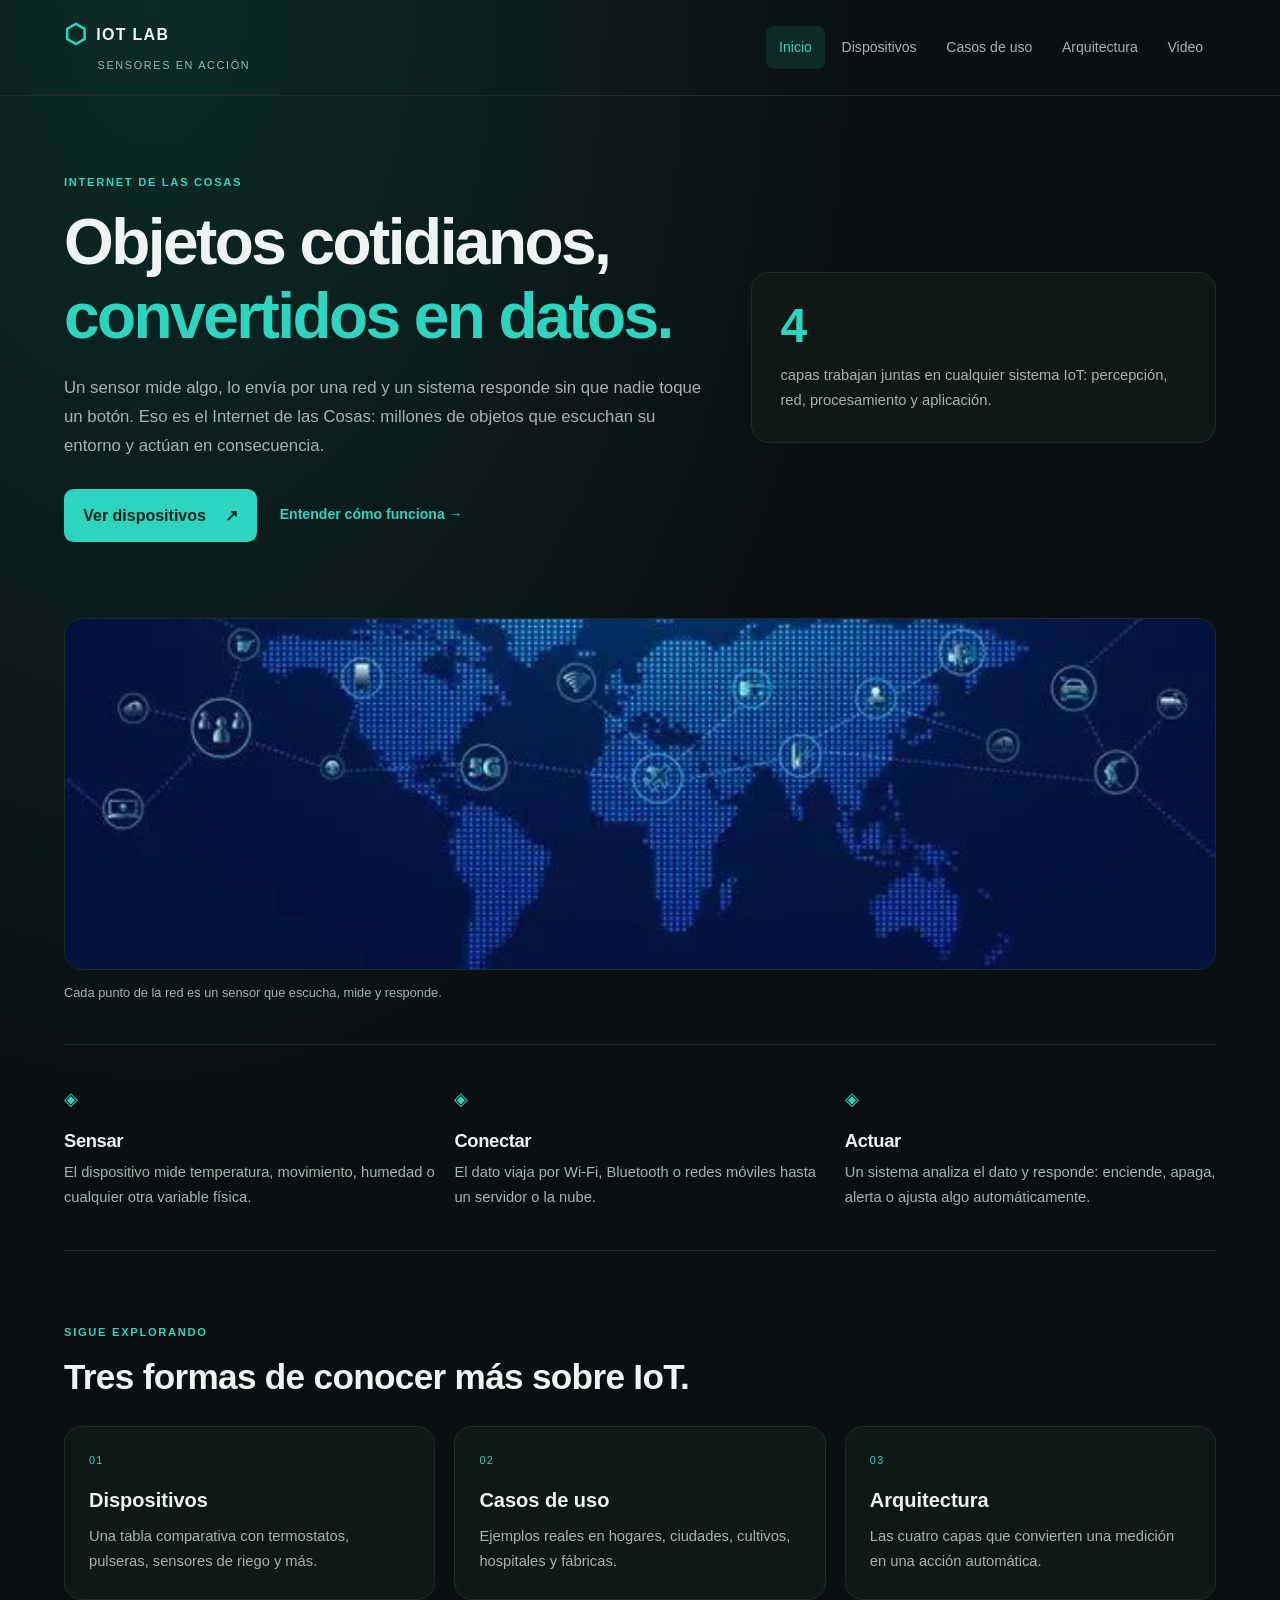
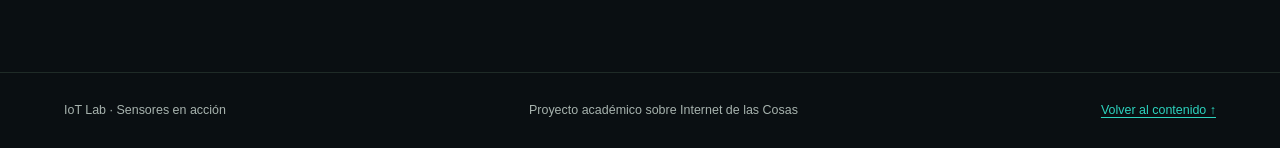
<file: index.html>
<!DOCTYPE html>
<html lang="es">
<head>
    <meta charset="UTF-8">
    <meta name="viewport" content="width=device-width, initial-scale=1.0">
    <meta name="description" content="IoT Lab: qué es el Internet de las Cosas, cómo funciona un sistema IoT y dónde se aplica hoy.">
    <title>Inicio | IoT Lab</title>
    <link rel="stylesheet" href="css/estilos.css">
</head>
<body>
    <a class="enlace-salto" href="#contenido">Saltar al contenido</a>
    <header class="cabecera">
        <div class="contenedor diseno-cabecera">
            <a class="marca" href="index.html"><span class="marca-icono" aria-hidden="true">⬡</span> IOT LAB<span class="marca-subtitulo">Sensores en acción</span></a>
            <nav aria-label="Navegación principal">
                <ul class="menu">
                    <li><a href="index.html" class="activo" aria-current="page">Inicio</a></li>
                    <li><a href="dispositivos.html">Dispositivos</a></li>
                    <li><a href="casos-de-uso.html">Casos de uso</a></li>
                    <li><a href="arquitectura.html">Arquitectura</a></li>
                    <li><a href="video.html">Video</a></li>
                </ul>
            </nav>
        </div>
    </header>
    <main id="contenido" class="contenedor" tabindex="-1">
        <!-- Un solo h1 identifica el tema principal de cada página. -->
        <section class="portada" aria-labelledby="portada-titulo">
            <div class="portada-texto">
                <p class="etiqueta">INTERNET DE LAS COSAS</p>
                <h1 id="portada-titulo">Objetos cotidianos,<br><span>convertidos en datos.</span></h1>
                <p class="intro">Un sensor mide algo, lo envía por una red y un sistema responde sin que nadie toque un botón. Eso es el Internet de las Cosas: millones de objetos que escuchan su entorno y actúan en consecuencia.</p>
                <div class="acciones"><a class="boton" href="dispositivos.html">Ver dispositivos <span aria-hidden="true">↗</span></a><a class="enlace-sutil" href="arquitectura.html">Entender cómo funciona →</a></div>
            </div>
            <aside class="portada-dato" aria-label="Dato destacado">
                <p class="dato-numero">4</p>
                <p class="dato-texto">capas trabajan juntas en cualquier sistema IoT: percepción, red, procesamiento y aplicación.</p>
            </aside>
        </section>

        <figure class="portada-imagen">
            <img src="IMG/red-iot.jpg" width="1200" height="500" alt="Red de sensores y dispositivos conectados entre sí mediante líneas de datos" loading="lazy">
            <figcaption>Cada punto de la red es un sensor que escucha, mide y responde.</figcaption>
        </figure>

        <section class="franja-ideas" aria-label="Ideas clave sobre IoT">
            <article class="idea"><span class="idea-icono" aria-hidden="true">◈</span><h2>Sensar</h2><p>El dispositivo mide temperatura, movimiento, humedad o cualquier otra variable física.</p></article>
            <article class="idea"><span class="idea-icono" aria-hidden="true">◈</span><h2>Conectar</h2><p>El dato viaja por Wi-Fi, Bluetooth o redes móviles hasta un servidor o la nube.</p></article>
            <article class="idea"><span class="idea-icono" aria-hidden="true">◈</span><h2>Actuar</h2><p>Un sistema analiza el dato y responde: enciende, apaga, alerta o ajusta algo automáticamente.</p></article>
        </section>

        <section class="seccion" aria-labelledby="explora-titulo">
            <div class="seccion-cabecera"><p class="etiqueta">SIGUE EXPLORANDO</p><h2 id="explora-titulo">Tres formas de conocer más sobre IoT.</h2></div>
            <div class="enlaces-explora">
                <a class="explora-ficha" href="dispositivos.html"><span class="ficha-numero">01</span><h3>Dispositivos</h3><p>Una tabla comparativa con termostatos, pulseras, sensores de riego y más.</p></a>
                <a class="explora-ficha" href="casos-de-uso.html"><span class="ficha-numero">02</span><h3>Casos de uso</h3><p>Ejemplos reales en hogares, ciudades, cultivos, hospitales y fábricas.</p></a>
                <a class="explora-ficha" href="arquitectura.html"><span class="ficha-numero">03</span><h3>Arquitectura</h3><p>Las cuatro capas que convierten una medición en una acción automática.</p></a>
            </div>
        </section>
    </main>
    <footer class="pie">
        <div class="contenedor diseno-pie"><p>IoT Lab · Sensores en acción</p><p>Proyecto académico sobre Internet de las Cosas</p><a href="#contenido">Volver al contenido ↑</a></div>
    </footer>
</body>
</html>
</file>
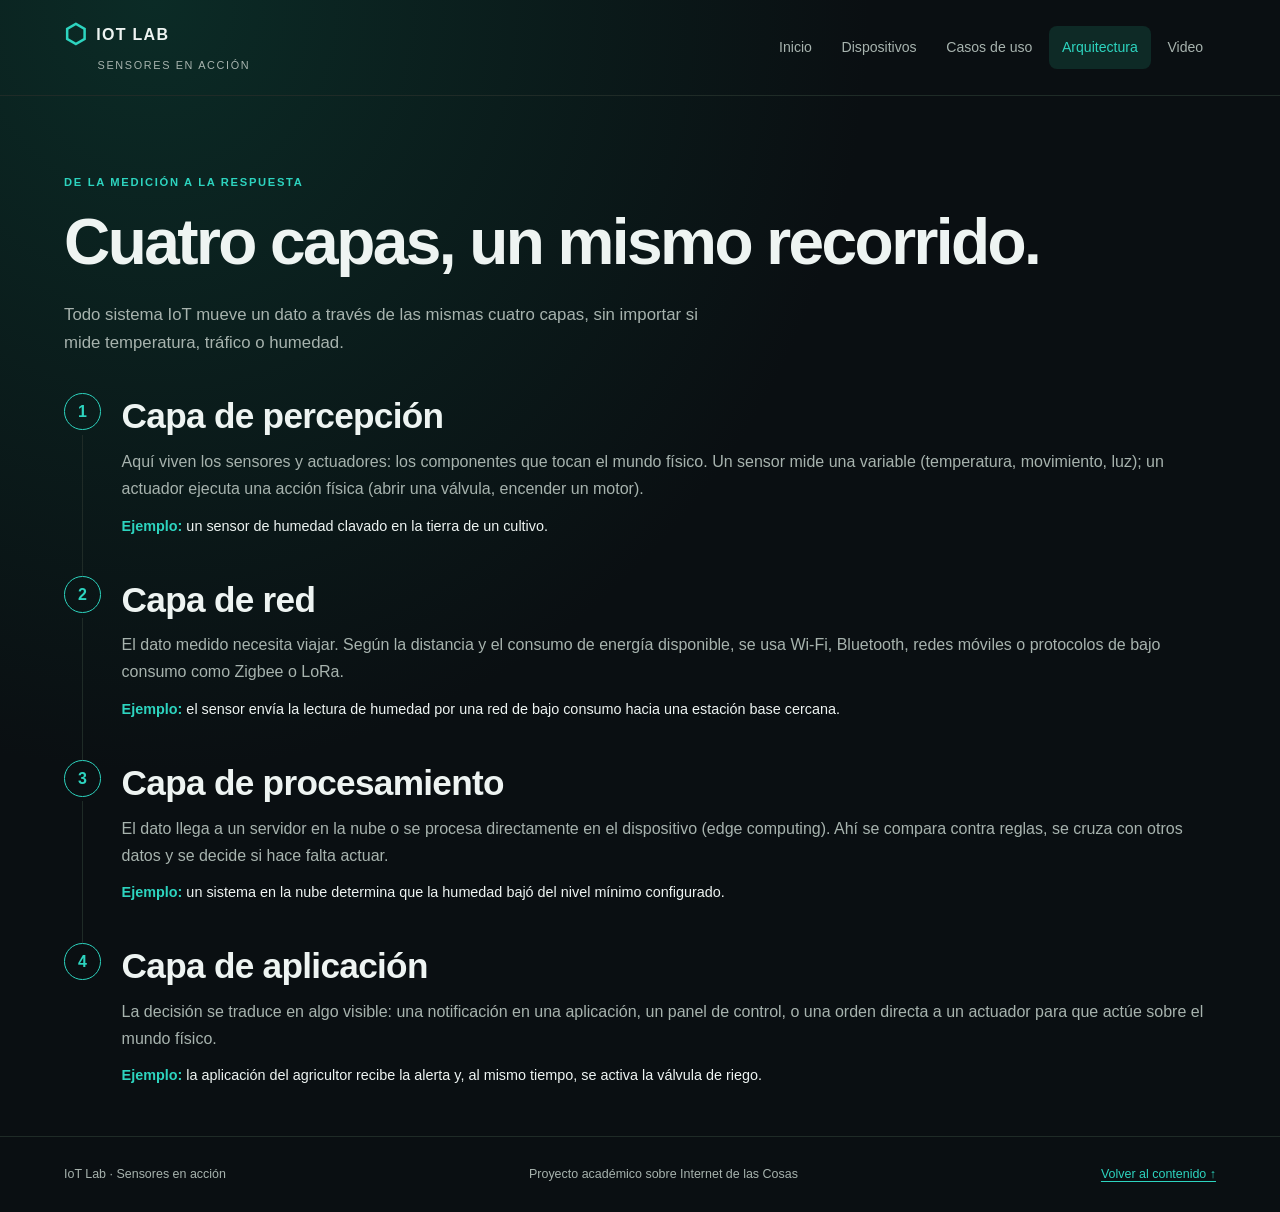
<file: arquitectura.html>
<!DOCTYPE html>
<html lang="es">
<head>
    <meta charset="UTF-8">
    <meta name="viewport" content="width=device-width, initial-scale=1.0">
    <meta name="description" content="Las cuatro capas de un sistema IoT: percepción, red, procesamiento y aplicación, con un ejemplo de cada una.">
    <title>Arquitectura | IoT Lab</title>
    <link rel="stylesheet" href="css/estilos.css">
</head>
<body>
    <a class="enlace-salto" href="#contenido">Saltar al contenido</a>
    <header class="cabecera">
        <div class="contenedor diseno-cabecera">
            <a class="marca" href="index.html"><span class="marca-icono" aria-hidden="true">⬡</span> IOT LAB<span class="marca-subtitulo">Sensores en acción</span></a>
            <nav aria-label="Navegación principal">
                <ul class="menu">
                    <li><a href="index.html">Inicio</a></li>
                    <li><a href="dispositivos.html">Dispositivos</a></li>
                    <li><a href="casos-de-uso.html">Casos de uso</a></li>
                    <li><a href="arquitectura.html" class="activo" aria-current="page">Arquitectura</a></li>
                    <li><a href="video.html">Video</a></li>
                </ul>
            </nav>
        </div>
    </header>
    <main id="contenido" class="contenedor" tabindex="-1">
        <section class="intro-pagina" aria-labelledby="arq-titulo"><p class="etiqueta">DE LA MEDICIÓN A LA RESPUESTA</p><h1 id="arq-titulo">Cuatro capas, un mismo recorrido.</h1><p class="intro">Todo sistema IoT mueve un dato a través de las mismas cuatro capas, sin importar si mide temperatura, tráfico o humedad.</p></section>

        <!-- Cada capa se numera y se conecta visualmente con la siguiente. -->
        <ol class="capas">
            <li class="capa">
                <div class="capa-marcador" aria-hidden="true">1</div>
                <div class="capa-cuerpo">
                    <h2>Capa de percepción</h2>
                    <p>Aquí viven los sensores y actuadores: los componentes que tocan el mundo físico. Un sensor mide una variable (temperatura, movimiento, luz); un actuador ejecuta una acción física (abrir una válvula, encender un motor).</p>
                    <p class="capa-ejemplo"><strong>Ejemplo:</strong> un sensor de humedad clavado en la tierra de un cultivo.</p>
                </div>
            </li>
            <li class="capa">
                <div class="capa-marcador" aria-hidden="true">2</div>
                <div class="capa-cuerpo">
                    <h2>Capa de red</h2>
                    <p>El dato medido necesita viajar. Según la distancia y el consumo de energía disponible, se usa Wi-Fi, Bluetooth, redes móviles o protocolos de bajo consumo como Zigbee o LoRa.</p>
                    <p class="capa-ejemplo"><strong>Ejemplo:</strong> el sensor envía la lectura de humedad por una red de bajo consumo hacia una estación base cercana.</p>
                </div>
            </li>
            <li class="capa">
                <div class="capa-marcador" aria-hidden="true">3</div>
                <div class="capa-cuerpo">
                    <h2>Capa de procesamiento</h2>
                    <p>El dato llega a un servidor en la nube o se procesa directamente en el dispositivo (edge computing). Ahí se compara contra reglas, se cruza con otros datos y se decide si hace falta actuar.</p>
                    <p class="capa-ejemplo"><strong>Ejemplo:</strong> un sistema en la nube determina que la humedad bajó del nivel mínimo configurado.</p>
                </div>
            </li>
            <li class="capa">
                <div class="capa-marcador" aria-hidden="true">4</div>
                <div class="capa-cuerpo">
                    <h2>Capa de aplicación</h2>
                    <p>La decisión se traduce en algo visible: una notificación en una aplicación, un panel de control, o una orden directa a un actuador para que actúe sobre el mundo físico.</p>
                    <p class="capa-ejemplo"><strong>Ejemplo:</strong> la aplicación del agricultor recibe la alerta y, al mismo tiempo, se activa la válvula de riego.</p>
                </div>
            </li>
        </ol>
    </main>
    <footer class="pie">
        <div class="contenedor diseno-pie"><p>IoT Lab · Sensores en acción</p><p>Proyecto académico sobre Internet de las Cosas</p><a href="#contenido">Volver al contenido ↑</a></div>
    </footer>
</body>
</html>
</file>
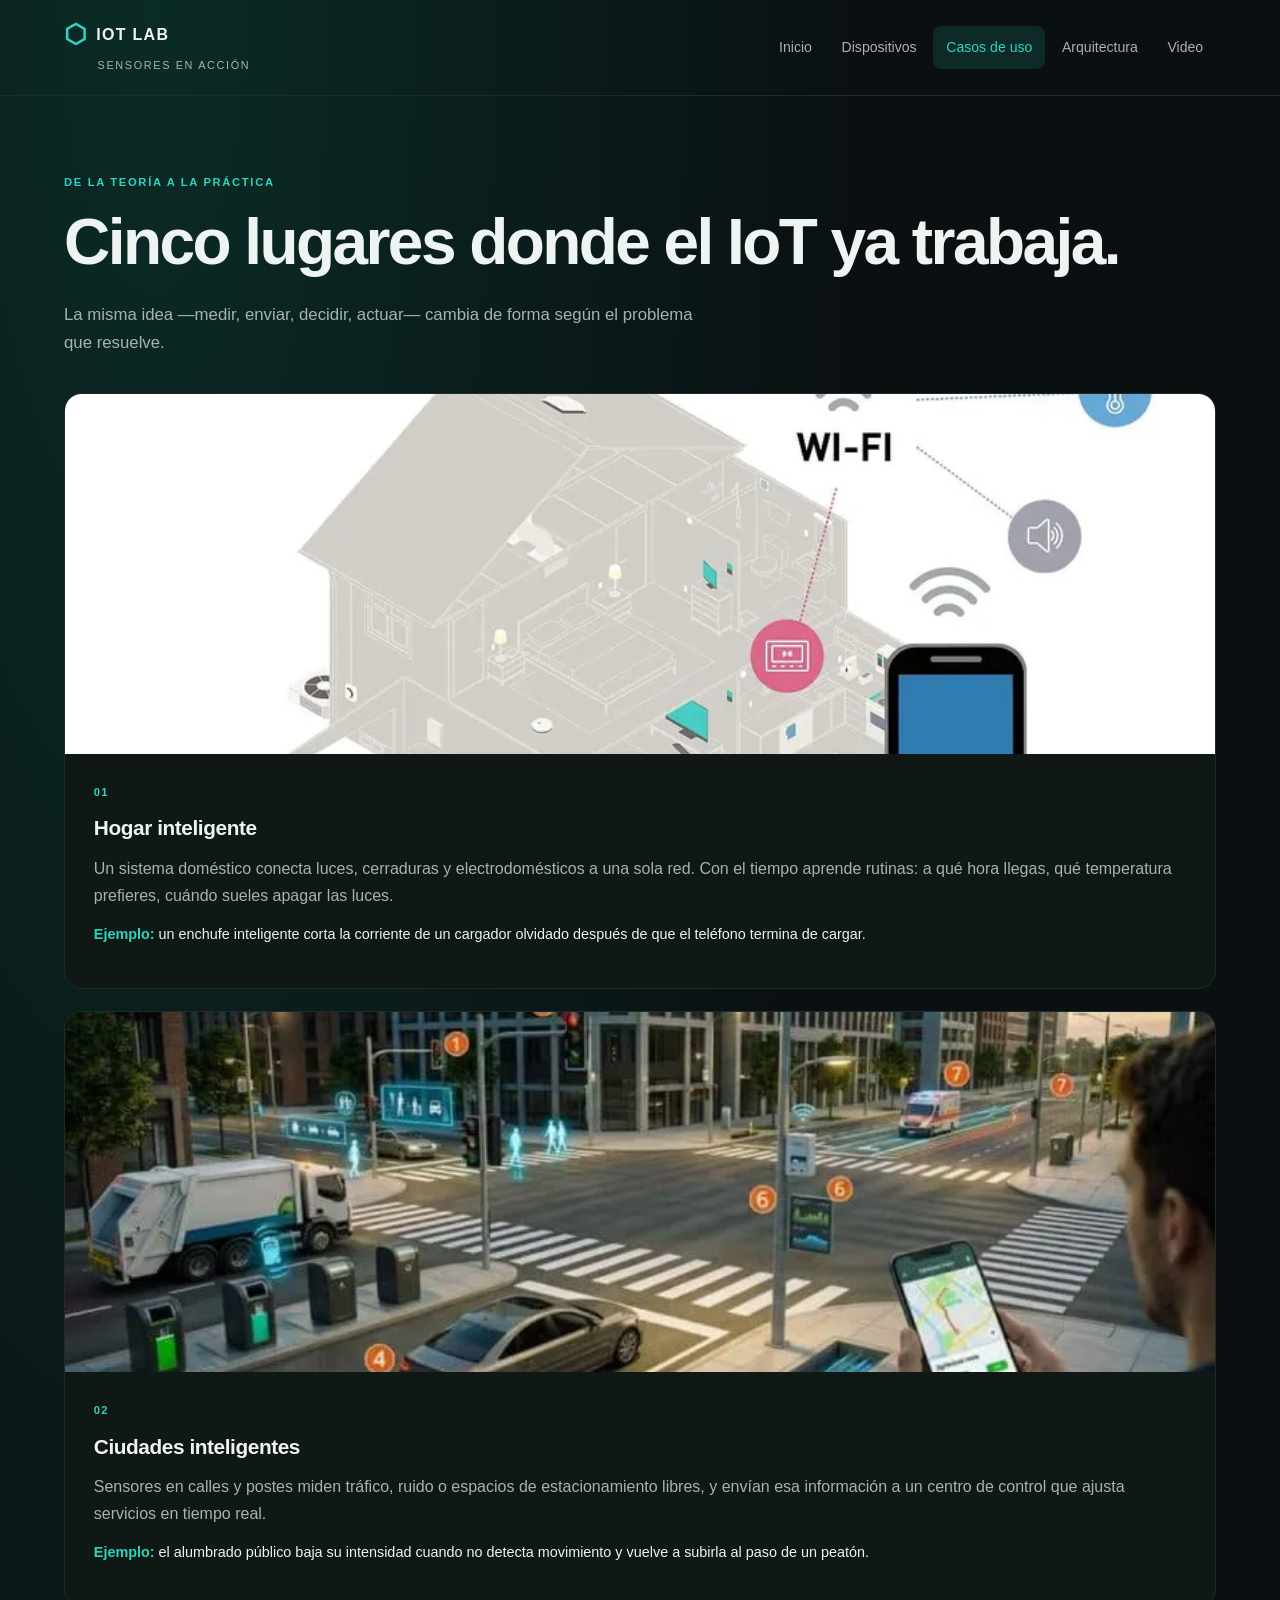
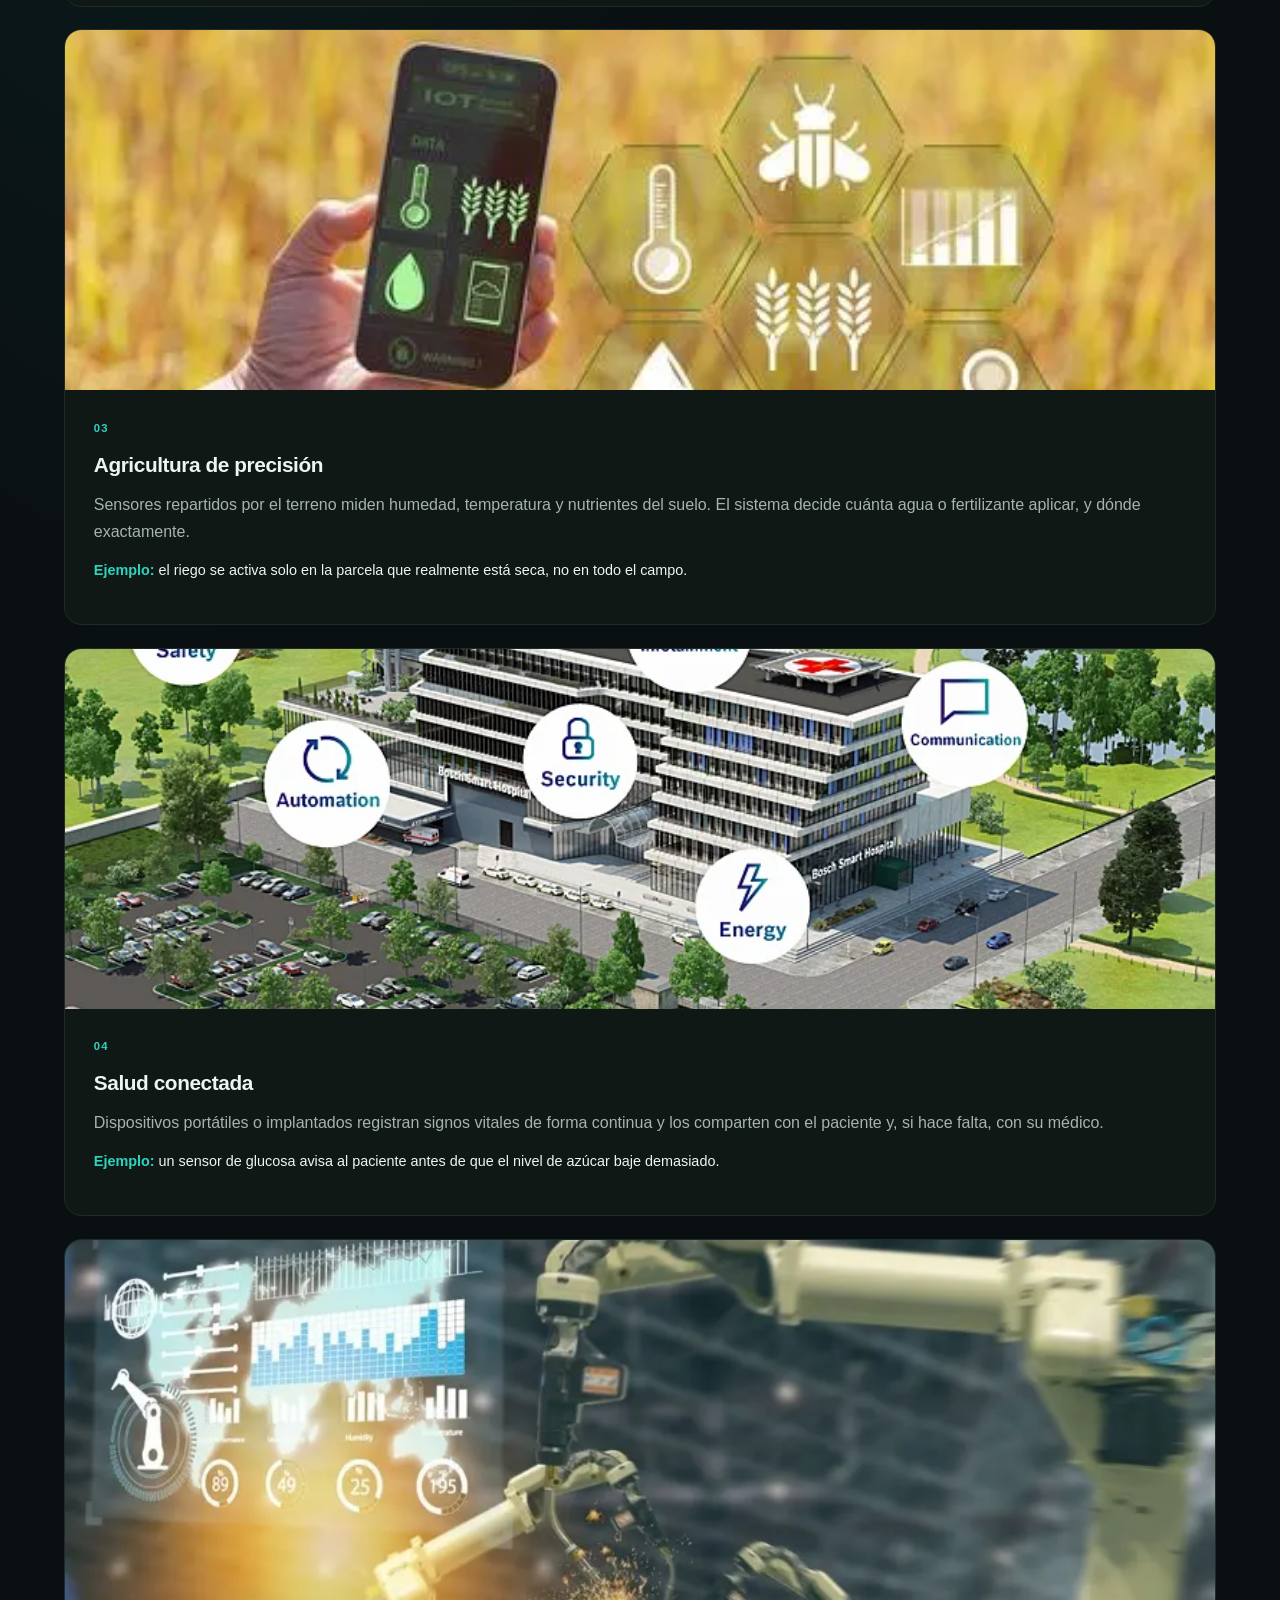
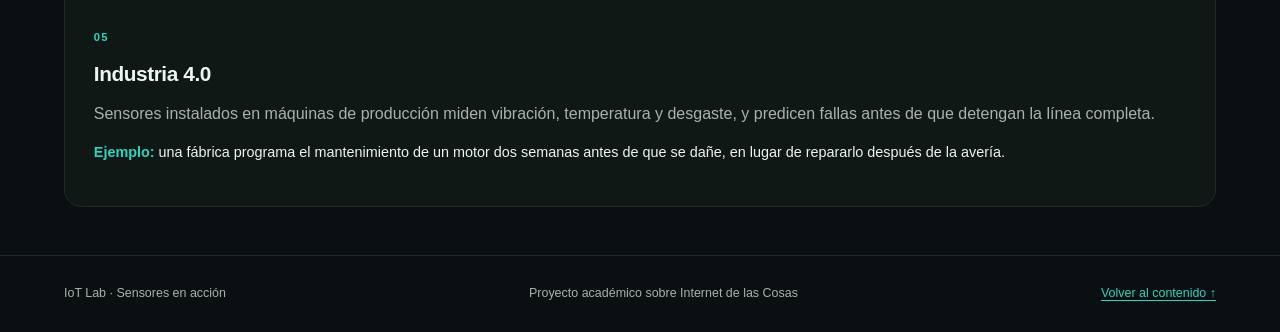
<file: casos-de-uso.html>
<!DOCTYPE html>
<html lang="es">
<head>
    <meta charset="UTF-8">
    <meta name="viewport" content="width=device-width, initial-scale=1.0">
    <meta name="description" content="Casos de uso reales del Internet de las Cosas en hogares, ciudades, agricultura, salud e industria.">
    <title>Casos de uso | IoT Lab</title>
    <link rel="stylesheet" href="css/estilos.css">
</head>
<body>
    <a class="enlace-salto" href="#contenido">Saltar al contenido</a>
    <header class="cabecera">
        <div class="contenedor diseno-cabecera">
            <a class="marca" href="index.html"><span class="marca-icono" aria-hidden="true">⬡</span> IOT LAB<span class="marca-subtitulo">Sensores en acción</span></a>
            <nav aria-label="Navegación principal">
                <ul class="menu">
                    <li><a href="index.html">Inicio</a></li>
                    <li><a href="dispositivos.html">Dispositivos</a></li>
                    <li><a href="casos-de-uso.html" class="activo" aria-current="page">Casos de uso</a></li>
                    <li><a href="arquitectura.html">Arquitectura</a></li>
                    <li><a href="video.html">Video</a></li>
                </ul>
            </nav>
        </div>
    </header>
    <main id="contenido" class="contenedor" tabindex="-1">
        <section class="intro-pagina" aria-labelledby="casos-titulo"><p class="etiqueta">DE LA TEORÍA A LA PRÁCTICA</p><h1 id="casos-titulo">Cinco lugares donde el IoT ya trabaja.</h1><p class="intro">La misma idea —medir, enviar, decidir, actuar— cambia de forma según el problema que resuelve.</p></section>

        <div class="lista-casos">
            <article class="caso" aria-labelledby="caso-hogar">
                <img class="caso-imagen" src="IMG/caso-hogar.jpg" width="640" height="360" alt="Panel de control de domótica mostrando luces y dispositivos conectados en una casa" loading="lazy" decoding="async">
                <div class="caso-cuerpo">
                    <span class="caso-numero">01</span>
                    <h2 id="caso-hogar">Hogar inteligente</h2>
                    <p>Un sistema doméstico conecta luces, cerraduras y electrodomésticos a una sola red. Con el tiempo aprende rutinas: a qué hora llegas, qué temperatura prefieres, cuándo sueles apagar las luces.</p>
                    <p class="caso-ejemplo"><strong>Ejemplo:</strong> un enchufe inteligente corta la corriente de un cargador olvidado después de que el teléfono termina de cargar.</p>
                </div>
            </article>
            <article class="caso" aria-labelledby="caso-ciudad">
                <img class="caso-imagen" src="IMG/caso-ciudad.jpg" width="640" height="360" alt="Semáforo y postes con sensores en una avenida de una ciudad por la noche" loading="lazy" decoding="async">
                <div class="caso-cuerpo">
                    <span class="caso-numero">02</span>
                    <h2 id="caso-ciudad">Ciudades inteligentes</h2>
                    <p>Sensores en calles y postes miden tráfico, ruido o espacios de estacionamiento libres, y envían esa información a un centro de control que ajusta servicios en tiempo real.</p>
                    <p class="caso-ejemplo"><strong>Ejemplo:</strong> el alumbrado público baja su intensidad cuando no detecta movimiento y vuelve a subirla al paso de un peatón.</p>
                </div>
            </article>
            <article class="caso" aria-labelledby="caso-agro">
                <img class="caso-imagen" src="IMG/caso-agricultura.jpg" width="640" height="360" alt="Sensor instalado en un cultivo midiendo la humedad del suelo" loading="lazy" decoding="async">
                <div class="caso-cuerpo">
                    <span class="caso-numero">03</span>
                    <h2 id="caso-agro">Agricultura de precisión</h2>
                    <p>Sensores repartidos por el terreno miden humedad, temperatura y nutrientes del suelo. El sistema decide cuánta agua o fertilizante aplicar, y dónde exactamente.</p>
                    <p class="caso-ejemplo"><strong>Ejemplo:</strong> el riego se activa solo en la parcela que realmente está seca, no en todo el campo.</p>
                </div>
            </article>
            <article class="caso" aria-labelledby="caso-salud">
                <img class="caso-imagen" src="IMG/caso-salud.jpg" width="640" height="360" alt="Persona revisando datos de salud en una pulsera inteligente" loading="lazy" decoding="async">
                <div class="caso-cuerpo">
                    <span class="caso-numero">04</span>
                    <h2 id="caso-salud">Salud conectada</h2>
                    <p>Dispositivos portátiles o implantados registran signos vitales de forma continua y los comparten con el paciente y, si hace falta, con su médico.</p>
                    <p class="caso-ejemplo"><strong>Ejemplo:</strong> un sensor de glucosa avisa al paciente antes de que el nivel de azúcar baje demasiado.</p>
                </div>
            </article>
            <article class="caso" aria-labelledby="caso-industria">
                <img class="caso-imagen" src="IMG/caso-industria.jpg" width="640" height="360" alt="Sensor instalado en una máquina dentro de una planta industrial" loading="lazy" decoding="async">
                <div class="caso-cuerpo">
                    <span class="caso-numero">05</span>
                    <h2 id="caso-industria">Industria 4.0</h2>
                    <p>Sensores instalados en máquinas de producción miden vibración, temperatura y desgaste, y predicen fallas antes de que detengan la línea completa.</p>
                    <p class="caso-ejemplo"><strong>Ejemplo:</strong> una fábrica programa el mantenimiento de un motor dos semanas antes de que se dañe, en lugar de repararlo después de la avería.</p>
                </div>
            </article>
        </div>
    </main>
    <footer class="pie">
        <div class="contenedor diseno-pie"><p>IoT Lab · Sensores en acción</p><p>Proyecto académico sobre Internet de las Cosas</p><a href="#contenido">Volver al contenido ↑</a></div>
    </footer>
</body>
</html>
</file>
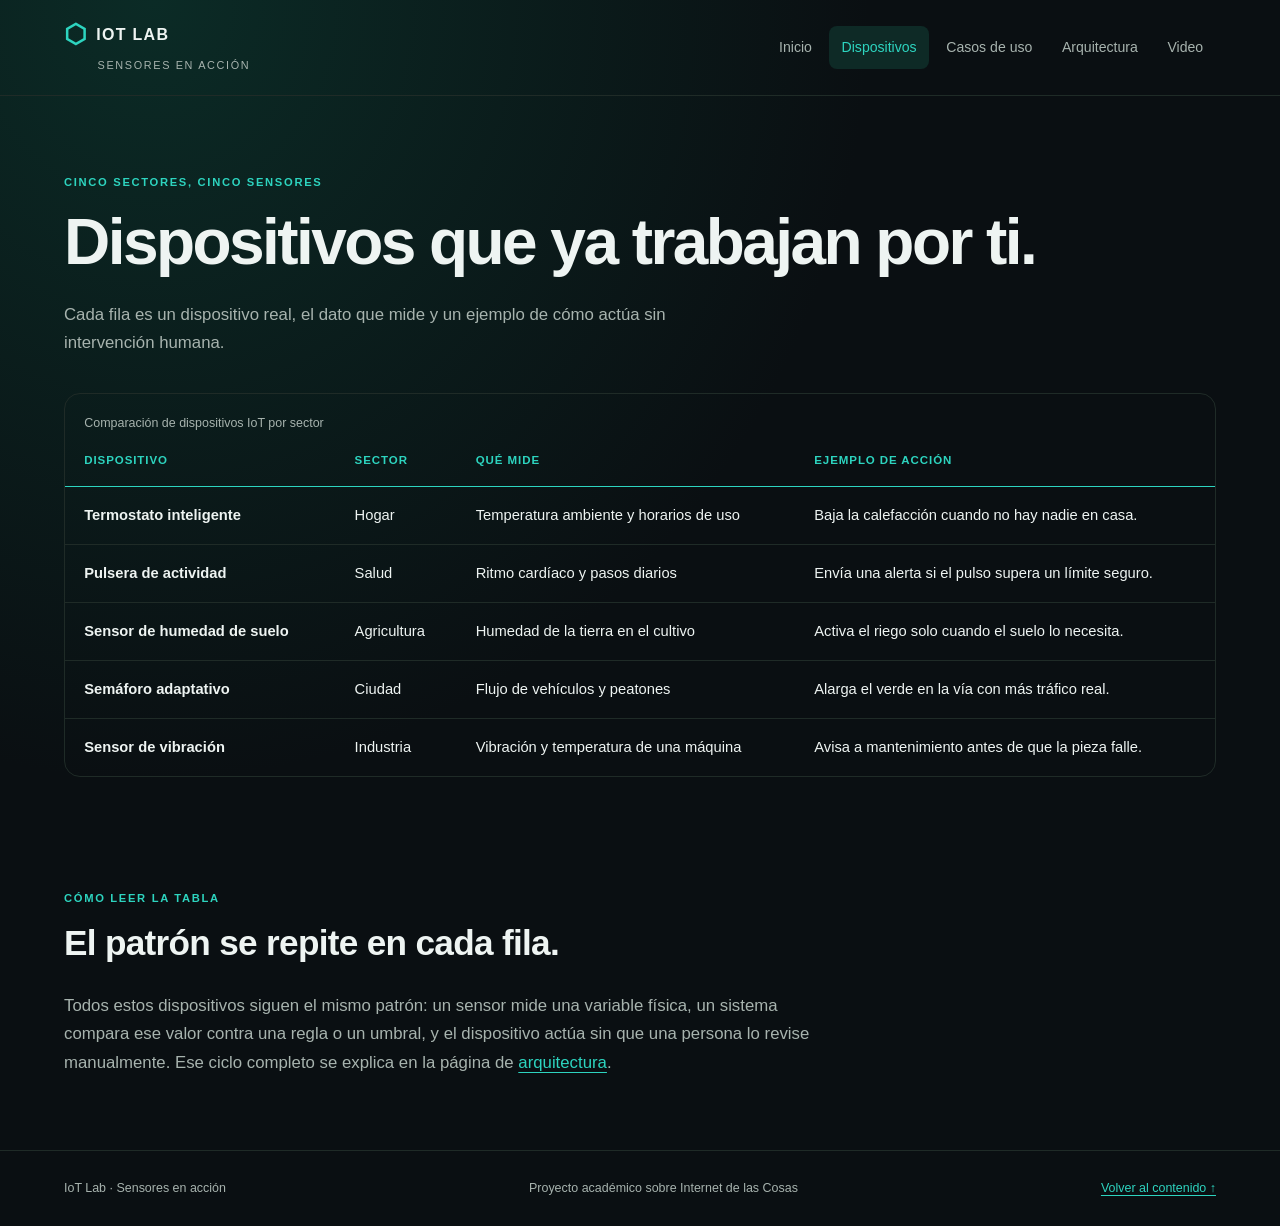
<file: dispositivos.html>
<!DOCTYPE html>
<html lang="es">
<head>
    <meta charset="UTF-8">
    <meta name="viewport" content="width=device-width, initial-scale=1.0">
    <meta name="description" content="Tabla comparativa de dispositivos IoT: qué miden, en qué sector se usan y un ejemplo concreto de cada uno.">
    <title>Dispositivos | IoT Lab</title>
    <link rel="stylesheet" href="css/estilos.css">
</head>
<body>
    <a class="enlace-salto" href="#contenido">Saltar al contenido</a>
    <header class="cabecera">
        <div class="contenedor diseno-cabecera">
            <a class="marca" href="index.html"><span class="marca-icono" aria-hidden="true">⬡</span> IOT LAB<span class="marca-subtitulo">Sensores en acción</span></a>
            <nav aria-label="Navegación principal">
                <ul class="menu">
                    <li><a href="index.html">Inicio</a></li>
                    <li><a href="dispositivos.html" class="activo" aria-current="page">Dispositivos</a></li>
                    <li><a href="casos-de-uso.html">Casos de uso</a></li>
                    <li><a href="arquitectura.html">Arquitectura</a></li>
                    <li><a href="video.html">Video</a></li>
                </ul>
            </nav>
        </div>
    </header>
    <main id="contenido" class="contenedor" tabindex="-1">
        <section class="intro-pagina" aria-labelledby="dispositivos-titulo"><p class="etiqueta">CINCO SECTORES, CINCO SENSORES</p><h1 id="dispositivos-titulo">Dispositivos que ya trabajan por ti.</h1><p class="intro">Cada fila es un dispositivo real, el dato que mide y un ejemplo de cómo actúa sin intervención humana.</p></section>

        <div class="tabla-envoltorio">
            <table class="tabla-dispositivos">
                <caption class="tabla-titulo">Comparación de dispositivos IoT por sector</caption>
                <thead>
                    <tr>
                        <th scope="col">Dispositivo</th>
                        <th scope="col">Sector</th>
                        <th scope="col">Qué mide</th>
                        <th scope="col">Ejemplo de acción</th>
                    </tr>
                </thead>
                <tbody>
                    <tr>
                        <th scope="row">Termostato inteligente</th>
                        <td>Hogar</td>
                        <td>Temperatura ambiente y horarios de uso</td>
                        <td>Baja la calefacción cuando no hay nadie en casa.</td>
                    </tr>
                    <tr>
                        <th scope="row">Pulsera de actividad</th>
                        <td>Salud</td>
                        <td>Ritmo cardíaco y pasos diarios</td>
                        <td>Envía una alerta si el pulso supera un límite seguro.</td>
                    </tr>
                    <tr>
                        <th scope="row">Sensor de humedad de suelo</th>
                        <td>Agricultura</td>
                        <td>Humedad de la tierra en el cultivo</td>
                        <td>Activa el riego solo cuando el suelo lo necesita.</td>
                    </tr>
                    <tr>
                        <th scope="row">Semáforo adaptativo</th>
                        <td>Ciudad</td>
                        <td>Flujo de vehículos y peatones</td>
                        <td>Alarga el verde en la vía con más tráfico real.</td>
                    </tr>
                    <tr>
                        <th scope="row">Sensor de vibración</th>
                        <td>Industria</td>
                        <td>Vibración y temperatura de una máquina</td>
                        <td>Avisa a mantenimiento antes de que la pieza falle.</td>
                    </tr>
                </tbody>
            </table>
        </div>

        <section class="seccion" aria-labelledby="lectura-titulo">
            <div class="seccion-cabecera"><p class="etiqueta">CÓMO LEER LA TABLA</p><h2 id="lectura-titulo">El patrón se repite en cada fila.</h2></div>
            <p class="intro parrafo-ancho">Todos estos dispositivos siguen el mismo patrón: un sensor mide una variable física, un sistema compara ese valor contra una regla o un umbral, y el dispositivo actúa sin que una persona lo revise manualmente. Ese ciclo completo se explica en la página de <a href="arquitectura.html">arquitectura</a>.</p>
        </section>
    </main>
    <footer class="pie">
        <div class="contenedor diseno-pie"><p>IoT Lab · Sensores en acción</p><p>Proyecto académico sobre Internet de las Cosas</p><a href="#contenido">Volver al contenido ↑</a></div>
    </footer>
</body>
</html>
</file>
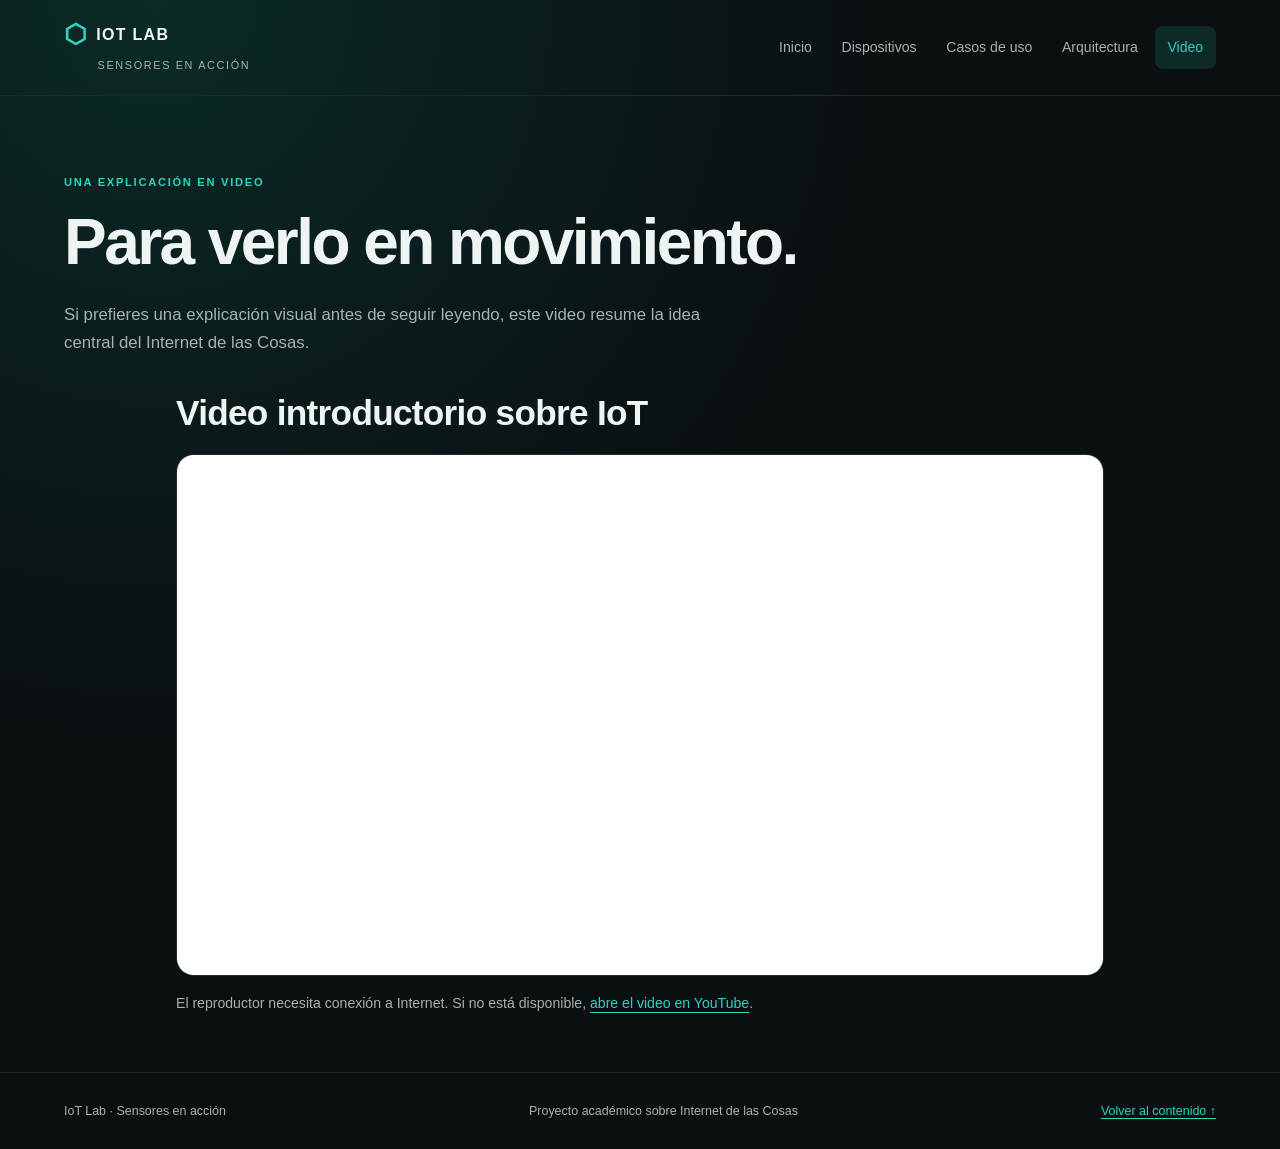
<file: video.html>
<!DOCTYPE html>
<html lang="es">
<head>
    <meta charset="UTF-8">
    <meta name="viewport" content="width=device-width, initial-scale=1.0">
    <meta name="description" content="Video introductorio sobre el Internet de las Cosas en un reproductor adaptable a tu pantalla.">
    <title>Video | IoT Lab</title>
    <link rel="stylesheet" href="css/estilos.css">
</head>
<body>
    <a class="enlace-salto" href="#contenido">Saltar al contenido</a>
    <header class="cabecera">
        <div class="contenedor diseno-cabecera">
            <a class="marca" href="index.html"><span class="marca-icono" aria-hidden="true">⬡</span> IOT LAB<span class="marca-subtitulo">Sensores en acción</span></a>
            <nav aria-label="Navegación principal">
                <ul class="menu">
                    <li><a href="index.html">Inicio</a></li>
                    <li><a href="dispositivos.html">Dispositivos</a></li>
                    <li><a href="casos-de-uso.html">Casos de uso</a></li>
                    <li><a href="arquitectura.html">Arquitectura</a></li>
                    <li><a href="video.html" class="activo" aria-current="page">Video</a></li>
                </ul>
            </nav>
        </div>
    </header>
    <main id="contenido" class="contenedor" tabindex="-1">
        <section class="intro-pagina" aria-labelledby="video-titulo"><p class="etiqueta">UNA EXPLICACIÓN EN VIDEO</p><h1 id="video-titulo">Para verlo en movimiento.</h1><p class="intro">Si prefieres una explicación visual antes de seguir leyendo, este video resume la idea central del Internet de las Cosas.</p></section>
        <section class="seccion-video" aria-labelledby="reproductor-titulo">
            <h2 id="reproductor-titulo">Video introductorio sobre IoT</h2>
            <div class="marco-video"><iframe src="https://www.youtube.com/embed/u5iho36snrc" title="Reproductor de video sobre Internet de las Cosas en YouTube" width="560" height="315" loading="lazy" allow="accelerometer; autoplay; clipboard-write; encrypted-media; gyroscope; picture-in-picture; web-share" referrerpolicy="strict-origin-when-cross-origin" allowfullscreen></iframe></div>
            <p class="video-nota">El reproductor necesita conexión a Internet. Si no está disponible, <a href="https://www.youtube.com/watch?v=u5iho36snrc">abre el video en YouTube</a>.</p>
        </section>
    </main>
    <footer class="pie">
        <div class="contenedor diseno-pie"><p>IoT Lab · Sensores en acción</p><p>Proyecto académico sobre Internet de las Cosas</p><a href="#contenido">Volver al contenido ↑</a></div>
    </footer>
</body>
</html>
</file>
<file: css/estilos.css>
/* 1. APARIENCIA DEL DOCUMENTO */
html {
    color-scheme: dark;
}

/* 2. BASE Y MODELO DE CAJA */
html, body, header, nav, main, section, article, aside, footer,
div, span, h1, h2, h3, p, a, ul, ol, li, table, thead, tbody, tr, th, td, img, iframe {
    box-sizing: border-box;
}
body {
    margin: 0;
    background: radial-gradient(ellipse at 12% 0%, #0b2b26 0, transparent 45%), #0a0f12;
    color: #eef4f2;
    font-family: 'Segoe UI', Arial, sans-serif;
    line-height: 1.7;
}
h1, h2, h3, p, figure, table {
    margin: 0;
}
h1, h2, h3 {
    line-height: 1.15;
}
h1 {
    font-size: clamp(2.4rem, 5vw, 4.4rem);
    font-weight: 750;
    letter-spacing: -0.04em;
}
h2 {
    font-size: clamp(1.5rem, 2.8vw, 2.2rem);
    letter-spacing: -0.02em;
}
h3 {
    font-size: 1.3rem;
}
p {
    color: #a7b3ae;
}
a {
    color: #2dd4bf;
    text-underline-offset: 0.25em;
}
a:hover {
    color: #eef4f2;
}
a:focus {
    outline: 3px solid #2dd4bf;
    outline-offset: 5px;
}

/* 3. CONTENEDOR Y CABECERA */
.contenedor {
    width: min(72rem, calc(100% - 2rem));
    margin-inline: auto;
}
.cabecera {
    border-bottom: 1px solid #1f2b27;
}
.diseno-cabecera {
    display: flex;
    flex-wrap: wrap;
    justify-content: space-between;
    align-items: center;
    gap: 1rem;
    padding-block: 1.3rem;
}
.marca {
    display: flex;
    flex-wrap: wrap;
    align-items: center;
    gap: 0.5rem;
    color: #eef4f2;
    font-weight: 800;
    letter-spacing: 0.08em;
    text-decoration: none;
}
.marca-icono {
    color: #2dd4bf;
    font-size: 1.6rem;
    line-height: 1;
}
.marca-subtitulo {
    flex-basis: 100%;
    margin-left: 2.1rem;
    color: #a7b3ae;
    font-size: 0.68rem;
    font-weight: 400;
    letter-spacing: 0.15em;
    text-transform: uppercase;
}
.menu {
    display: flex;
    flex-wrap: wrap;
    gap: 0.25rem;
    padding: 0;
    margin: 0;
    list-style: none;
}
.menu a {
    display: block;
    padding: 0.6rem 0.8rem;
    border-radius: 0.5rem;
    color: #a7b3ae;
    text-decoration: none;
    font-size: 0.88rem;
}
.menu a:hover {
    background: #121a17;
    color: #eef4f2;
}
.menu .activo {
    background: #0e2a26;
    color: #2dd4bf;
}
.enlace-salto {
    position: absolute;
    top: 0.5rem;
    left: 1rem;
    transform: translateY(-180%);
    background: #eef4f2;
    color: #0a0f12;
    padding: 0.75rem;
    z-index: 10;
}
.enlace-salto:focus {
    transform: translateY(0);
}

/* 4. TEXTOS DE SECCIÓN */
.seccion {
    padding-block: clamp(2.5rem, 6vw, 4.5rem);
}
.seccion-cabecera {
    max-width: 40rem;
    margin-bottom: 1.8rem;
}
.etiqueta {
    color: #2dd4bf;
    font-size: 0.7rem;
    font-weight: 700;
    letter-spacing: 0.15em;
    margin-bottom: 0.9rem;
}
.intro {
    font-size: 1.05rem;
    max-width: 40rem;
    margin-top: 1.3rem;
}
.parrafo-ancho {
    max-width: 48rem;
}
.intro-pagina {
    padding-block: clamp(2.8rem, 6vw, 5rem) 2.2rem;
}

/* 5. PORTADA
   Grid en lugar de flexbox: dos columnas de ancho distinto desde 50rem.
   El dato destacado se apoya sobre una tarjeta con borde propio. */
.portada {
    display: grid;
    grid-template-columns: 1fr;
    gap: 2.2rem;
    padding-block: clamp(2.8rem, 6vw, 5rem);
    align-items: center;
}
.portada-texto h1 span {
    color: #2dd4bf;
}
.acciones {
    display: flex;
    flex-wrap: wrap;
    align-items: center;
    gap: 1.4rem;
    margin-top: 1.8rem;
}
.boton {
    display: inline-flex;
    gap: 1.2rem;
    align-items: center;
    padding: 0.8rem 1.2rem;
    border-radius: 0.6rem;
    background: #2dd4bf;
    color: #042420;
    font-weight: 700;
    text-decoration: none;
}
.boton:hover {
    background: #8fecdf;
    color: #042420;
}
.enlace-sutil {
    font-size: 0.88rem;
    font-weight: 600;
    text-decoration: none;
}
.portada-dato {
    padding: 1.8rem;
    border: 1px solid #1f2b27;
    border-radius: 1.1rem;
    background: #101815;
}
.dato-numero {
    font-size: 3rem;
    font-weight: 800;
    color: #2dd4bf;
    line-height: 1;
}
.dato-texto {
    margin-top: 0.8rem;
    color: #a7b3ae;
    font-size: 0.92rem;
}

/* IMAGEN DE PORTADA
   Imagen ancha de apoyo entre la portada y la franja de ideas. */
.portada-imagen {
    margin: 0 0 2.5rem;
}
.portada-imagen img {
    display: block;
    width: 100%;
    max-height: 22rem;
    object-fit: cover;
    border: 1px solid #1f2b27;
    border-radius: 1.1rem;
}
.portada-imagen figcaption {
    margin-top: 0.75rem;
    font-size: 0.8rem;
    color: #a7b3ae;
}

/* 6. FRANJA DE IDEAS
   Tres pasos en línea (Sensar, Conectar, Actuar); grid reparte el espacio
   en partes iguales y pasa a una columna en pantallas angostas. */
.franja-ideas {
    display: grid;
    grid-template-columns: 1fr;
    gap: 1.2rem;
    padding-block: 2.5rem;
    border-top: 1px solid #1f2b27;
    border-bottom: 1px solid #1f2b27;
}
.idea-icono {
    display: block;
    color: #2dd4bf;
    font-size: 1.1rem;
    margin-bottom: 0.9rem;
}
.idea h2 {
    font-size: 1.15rem;
}
.idea p {
    margin-top: 0.6rem;
    font-size: 0.92rem;
}

/* 7. FICHAS DE EXPLORACIÓN */
.enlaces-explora {
    display: grid;
    grid-template-columns: 1fr;
    gap: 1.2rem;
}
.explora-ficha {
    display: block;
    padding: 1.5rem;
    border: 1px solid #1f2b27;
    border-radius: 1.1rem;
    background: #101815;
    text-decoration: none;
    color: inherit;
}
.explora-ficha:hover {
    border-color: #2dd4bf;
}
.ficha-numero {
    display: block;
    font-size: 0.68rem;
    color: #2dd4bf;
    letter-spacing: 0.12em;
    margin-bottom: 1.2rem;
}
.explora-ficha h3 {
    font-size: 1.25rem;
}
.explora-ficha p {
    margin-top: 0.8rem;
    font-size: 0.92rem;
}

/* 8. TABLA DE DISPOSITIVOS
   overflow-x permite desplazamiento horizontal en pantallas angostas
   sin romper el diseño del resto de la página. */
.tabla-envoltorio {
    overflow-x: auto;
    border: 1px solid #1f2b27;
    border-radius: 1rem;
    margin-bottom: 2.5rem;
}
.tabla-dispositivos {
    width: 100%;
    border-collapse: collapse;
    min-width: 42rem;
}
.tabla-titulo {
    caption-side: top;
    text-align: left;
    padding: 1.2rem 1.2rem 0;
    font-size: 0.78rem;
    color: #a7b3ae;
}
.tabla-dispositivos th,
.tabla-dispositivos td {
    text-align: left;
    padding: 1rem 1.2rem;
    border-bottom: 1px solid #1f2b27;
    font-size: 0.92rem;
}
.tabla-dispositivos thead th {
    color: #2dd4bf;
    font-size: 0.72rem;
    letter-spacing: 0.08em;
    text-transform: uppercase;
    border-bottom: 1px solid #2dd4bf;
}
.tabla-dispositivos tbody th {
    color: #eef4f2;
    font-weight: 600;
}
.tabla-dispositivos tbody tr:last-child th,
.tabla-dispositivos tbody tr:last-child td {
    border-bottom: 0;
}

/* 9. LISTA DE CASOS DE USO
   Cada caso ocupa su propio bloque con un número grande como referencia
   visual; no depende de imágenes para diferenciarse. */
.lista-casos {
    display: flex;
    flex-direction: column;
    gap: 1.4rem;
    padding-bottom: 3rem;
}
.caso {
    display: flex;
    flex-direction: column;
    border: 1px solid #1f2b27;
    border-radius: 1.1rem;
    background: #101815;
    overflow: hidden;
}
.caso-imagen {
    display: block;
    width: 100%;
    aspect-ratio: 16 / 9;
    object-fit: cover;
}
.caso-cuerpo {
    padding: 1.8rem;
}
.caso-numero {
    display: block;
    font-size: 0.7rem;
    font-weight: 700;
    letter-spacing: 0.12em;
    color: #2dd4bf;
    margin-bottom: 0.9rem;
}
.caso h2 {
    font-size: 1.3rem;
    margin-bottom: 0.9rem;
}
.caso p {
    margin-bottom: 0.8rem;
}
.caso-ejemplo {
    margin-bottom: 0;
    color: #eef4f2;
    font-size: 0.9rem;
}
.caso-ejemplo strong {
    color: #2dd4bf;
}

/* 10. DIAGRAMA DE CAPAS
   Lista ordenada sin viñetas; el marcador numerado y una línea vertical
   conectan cada capa con la siguiente, sin usar imágenes. */
.capas {
    list-style: none;
    padding: 0;
    margin: 0 0 3rem;
    counter-reset: capa;
}
.capa {
    position: relative;
    display: flex;
    gap: 1.3rem;
    padding-bottom: 2.4rem;
}
.capa:last-child {
    padding-bottom: 0;
}
.capa::before {
    content: "";
    position: absolute;
    left: 1.15rem;
    top: 2.6rem;
    bottom: 0;
    width: 1px;
    background: #1f2b27;
}
.capa:last-child::before {
    display: none;
}
.capa-marcador {
    flex-shrink: 0;
    display: flex;
    align-items: center;
    justify-content: center;
    width: 2.3rem;
    height: 2.3rem;
    border-radius: 50%;
    border: 1px solid #2dd4bf;
    color: #2dd4bf;
    font-weight: 700;
}
.capa-cuerpo {
    padding-top: 0.2rem;
}
.capa-cuerpo p {
    margin-top: 0.7rem;
}
.capa-ejemplo {
    color: #eef4f2;
    font-size: 0.9rem;
}
.capa-ejemplo strong {
    color: #2dd4bf;
}

/* 11. REPRODUCTOR DE VIDEO */
.seccion-video {
    max-width: 58rem;
    margin-inline: auto;
    padding-bottom: 3.5rem;
}
.seccion-video h2 {
    margin-bottom: 1.3rem;
}
.marco-video {
    aspect-ratio: 16 / 9;
    border: 1px solid #1f2b27;
    border-radius: 1.1rem;
    overflow: hidden;
    background: #101815;
}
.marco-video iframe {
    display: block;
    width: 100%;
    height: 100%;
    border: 0;
}
.video-nota {
    margin-top: 1rem;
    font-size: 0.88rem;
}

/* 12. PIE DE PÁGINA */
.pie {
    border-top: 1px solid #1f2b27;
    font-size: 0.78rem;
}
.diseno-pie {
    display: flex;
    flex-wrap: wrap;
    justify-content: space-between;
    gap: 1rem;
    padding-block: 1.7rem;
}

/* 13. ADAPTACIÓN A PANTALLAS
   A partir de 50rem hay columnas en la portada y tres en la franja de
   ideas, las fichas de exploración y el diagrama de capas gana sangría. */
@media (min-width: 50rem) {
    .portada {
        grid-template-columns: 1.4fr 1fr;
    }
    .franja-ideas {
        grid-template-columns: repeat(3, 1fr);
    }
    .enlaces-explora {
        grid-template-columns: repeat(3, 1fr);
    }
}
@media (max-width: 24rem) {
    .menu a {
        padding-inline: 0.6rem;
    }
    .caso-cuerpo {
        padding: 1.4rem;
    }
}
</file>
